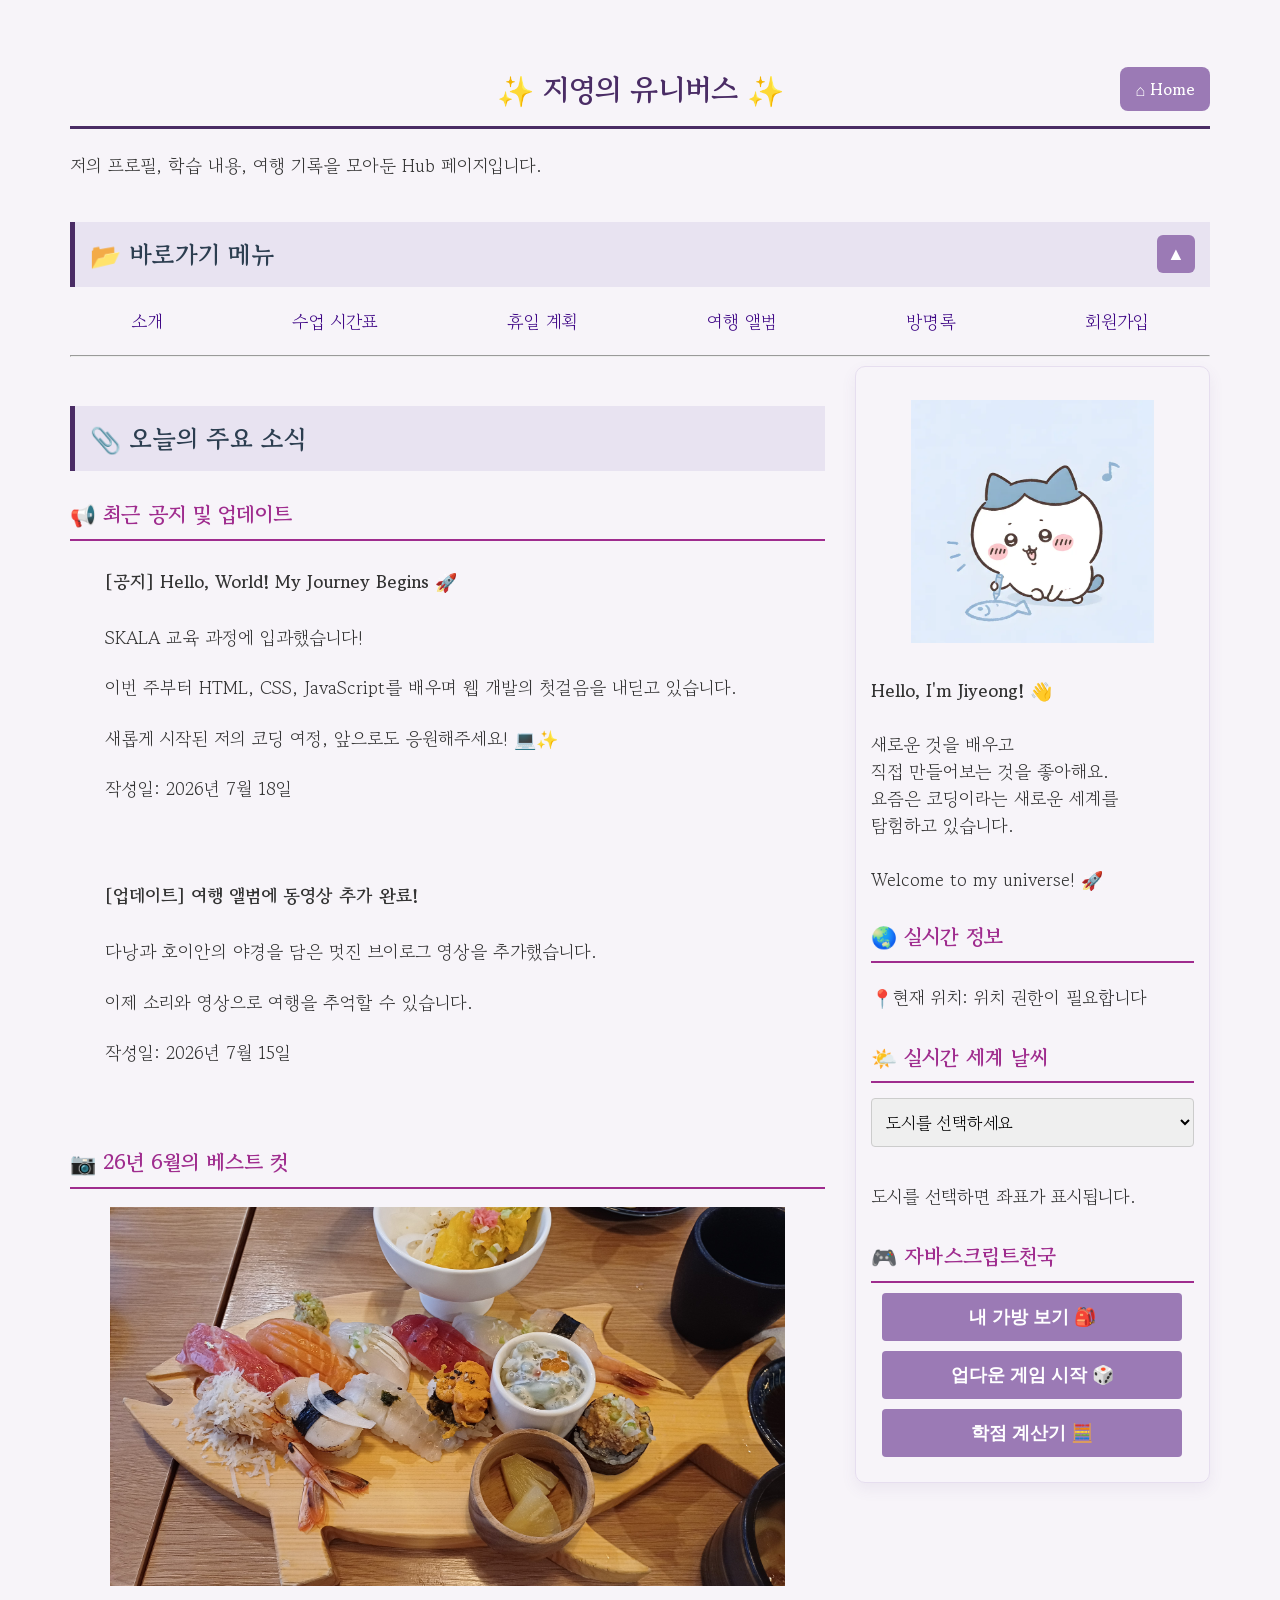
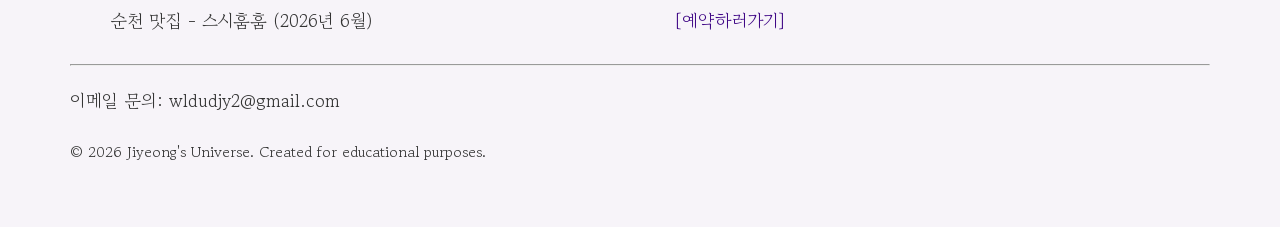
<file: html/index.html>
<!DOCTYPE html>
<html lang="ko">
<head>
    <meta charset="UTF-8">
     <meta name="viewport" content="width=device-width, initial-scale=1.0">
    <title>나의 개인 포털</title>
    <link rel="stylesheet" href="../css/style.css">
</head>
<body>
    <div class="container">
    <header>
        <h1 class="rainbow-title">✨ 지영의 유니버스 ✨ <a href="index.html" class="home-button">⌂ Home</a></h1>
        <p>저의 프로필, 학습 내용, 여행 기록을 모아둔 Hub 페이지입니다.</p>
    </header>
    <nav class="shortcut-nav">
        <h2 class="nav-title">
            📂 바로가기 메뉴
            <button type="button" class="nav-toggle" aria-expanded="true" aria-controls="shortcut-menu">▼</button>
        </h2>
        <ul id="shortcut-menu">
            <li><a href="myProfile.html">소개</a></li>
            <li><a href="myClass.html">수업 시간표</a></li>
            <li><a href="myHoliday.html">휴일 계획</a></li>
            <li><a href="myTrip.html">여행 앨범</a></li>
            <li><a href="GuestBook.html">방명록</a></li>
            <li><a href="signUp.html">회원가입</a></li>
        </ul>
    </nav>
    <hr>

    <div class="content-wrapper">
        <main>    
            <h2>📎 오늘의 주요 소식</h2>

        <section> 
            <h3>📢 최근 공지 및 업데이트</h3>
            <article>
                <h4>[공지] Hello, World! My Journey Begins 🚀</h4>
                <p>SKALA 교육 과정에 입과했습니다!</p>
                <p>이번 주부터 HTML, CSS, JavaScript를 배우며 웹 개발의 첫걸음을 내딛고 있습니다.</p>
                <p>새롭게 시작된 저의 코딩 여정, 앞으로도 응원해주세요! 💻✨</p>
                <p>작성일: <time datetime="2026-07-18">2026년 7월 18일</time></p>

                <br>

                <h4> [업데이트] 여행 앨범에 동영상 추가 완료!</h4>
                <p>다낭과 호이안의 야경을 담은 멋진 브이로그 영상을 추가했습니다.</p>
                <p>이제 소리와 영상으로 여행을 추억할 수 있습니다.</p>
                <p>작성일: <time datetime="2026-07-15">2026년 7월 15일</time></p>
            </article>
        </section>
        <br>
        <section>
            <h3>📷 26년 6월의 베스트 컷</h3>
            <figure>
                <img src="../media/image4.jpg" alt="순천맛집_스스훔훔" width="450" style="margin-bottom: 10px;">
                <figcaption class="caption-link-row">
                    <span>순천 맛집 - 스시훔훔 (2026년 6월)</span>
                    <a href="https://map.naver.com/p/entry/place/1704355269?lng=127.5482881&lat=34.9224525&placePath=%2Fhome&entry=plt&searchType=place&c=15.00,0,0,0,dh" target="_blank" rel="noopener noreferrer">[예약하러가기]</a>
                </figcaption>
            </figure>
        </section>
        </main>

        <aside>
            <section style="line-height: 1.5;">
            <figure>
                <img src="../media/profile.PNG" alt="프로필이미지" style="margin-bottom: 10px;">
            </figure>
                <p>
                <strong>Hello, I'm Jiyeong! 👋</strong><br><br>
                새로운 것을 배우고<br>
                직접 만들어보는 것을 좋아해요.<br>
                요즘은 코딩이라는 새로운 세계를<br>
                탐험하고 있습니다.<br><br>
                Welcome to my universe! 🚀
                </p>
            </section>
            <section>
                <h3>🌏 실시간 정보</h3>
                <p>📍현재 위치: <span id="current-location">위치 확인 중...</span></p>
            </section>
                
            <section>
                <h3>🌤️ 실시간 세계 날씨</h3>
                <select id="city-select">
                    <option value="none">도시를 선택하세요</option>
                    <option value="37.56,126.97">대한민국 서울 🇰🇷</option>
                    <option value="35.67,139.65">일본 도쿄 🇯🇵</option>
                    <option value="48.85,2.35">프랑스 파리 🇫🇷</option>
                    <option value="40.71,-74.01">미국 뉴욕 US</option>
                    <option value="51.51,-0.13">영국 런던 UK</option>
                </select>
                <div id="weather-box">
                    <p>도시를 선택하면 좌표가 표시됩니다.</p>
                </div>
            </section>
            <section class="game-area">
                <h3>🎮 자바스크립트천국</h3>
                <button class="btn-submit" onclick="showMyBag()">내 가방 보기 🎒</button>
                <button class="btn-submit" onclick="startGame()">업다운 게임 시작 🎲</button>
                <button class="btn-submit" onclick="checkGrade()">학점 계산기 🧮</button>
            </section>
        </aside>
        </div>

        <hr>
        <footer>
            <p>이메일 문의: wldudjy2@gmail.com</p>
            <p><small>© 2026 Jiyeong's Universe. Created for educational purposes.</small></p>
        </footer>
</div>
<script src="../script/bag.js"></script>
<script src="../script/upDown.js"></script>
<script src="../script/grade.js"></script>
<script src="../script/navToggle.js"></script>
<script src="../script/currentLocation.js"></script>
<script type="module" src="../script/realtimeInfo.js"></script>    
</body>
</html>
</file>
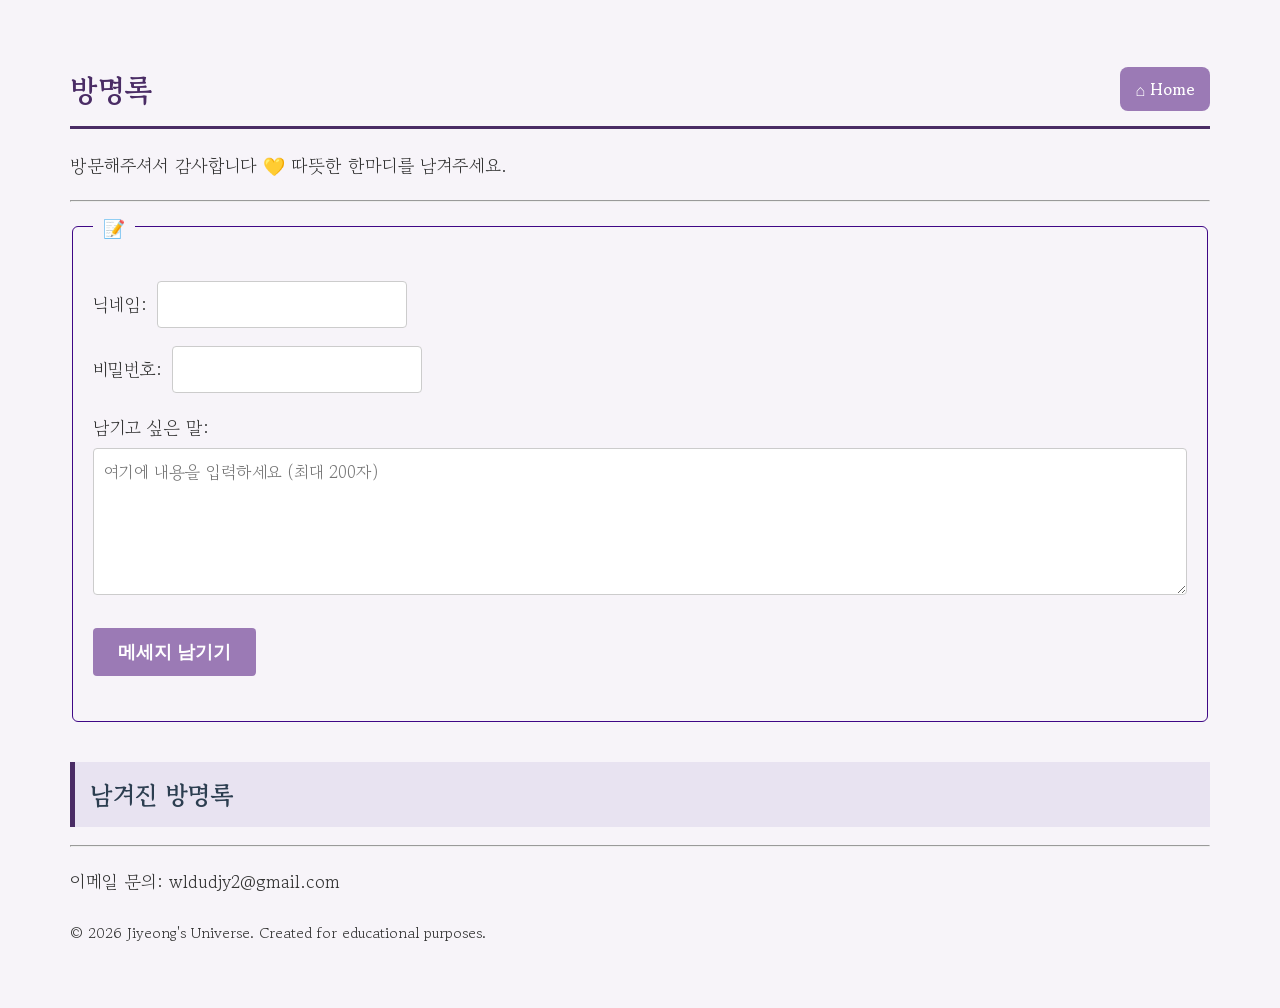
<file: html/GuestBook.html>
<!DOCTYPE html>
<html lang="ko">
<head>
    <meta charset="UTF-8">
    <meta name="viewport" content="width=device-width, initial-scale=1.0">
    <title>💌 방명록</title>
    <link rel="stylesheet" href="../css/style.css">
</head>
<body>
 <div class="container">

        <h1>방명록<a href="index.html" class="home-button">⌂ Home</a></h1>
        <p>방문해주셔서 감사합니다 💛 따뜻한 한마디를 남겨주세요.</p>
        <hr>

    <form id="guestbook-form">
        <fieldset>
            <legend>📝</legend>
            <p class="guest-input-row">
                <label for="username">닉네임:</label>
                <input type="text" id="username" name="username" required>
            </p>
            <p class="guest-input-row"> 
                <label for="userpassword">비밀번호:</label>
                <input type="password" id="userpassword" name="userpassword" required>
            </p>
            <p>
                <label for="message">남기고 싶은 말:</label><br>
                <textarea id="message" name="intro" rows="5" cols="50" required placeholder="여기에 내용을 입력하세요 (최대 200자)"></textarea>
            </p>

            <input type="submit" class="btn-submit guest-submit" value="메세지 남기기">
        </fieldset>
    </form>

    <section class="guestbook-area">
        <h2>남겨진 방명록</h2>
        <ul id="guestbook-list"></ul>
    </section>
    <hr>
    <footer>
        <p>이메일 문의: wldudjy2@gmail.com</p>
        <p><small>© 2026 Jiyeong's Universe. Created for educational purposes.</small></p>
    </footer>
 </div>
 <script src="../script/guestBook.js"></script>
</body>
</html>
</file>
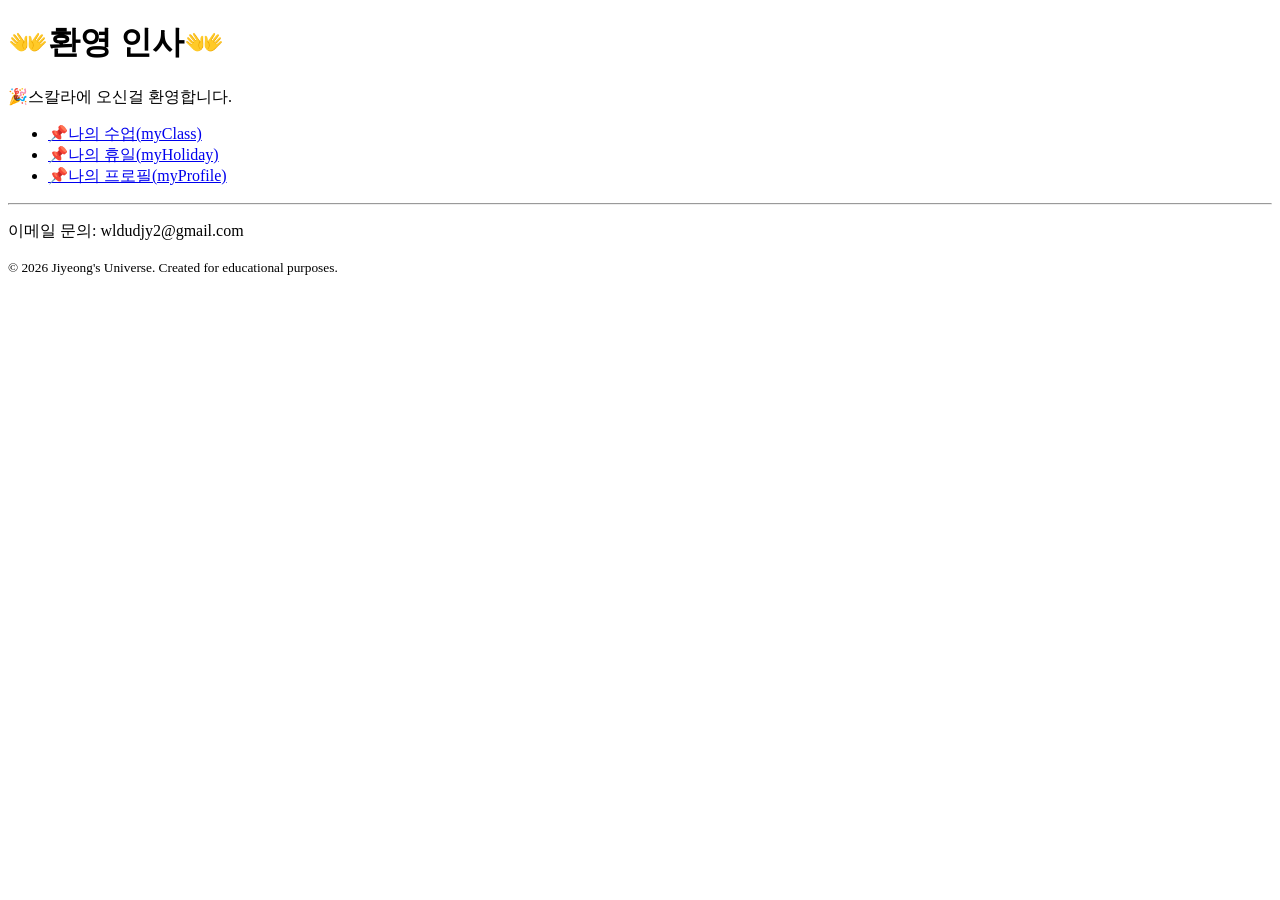
<file: html/indexOld.html>
<!DOCTYPE html>
<html lang="ko">
<head>
    <meta charset="UTF-8">
     <meta name="viewport" content="width=device-width, initial-scale=1.0">
    <title>Welcome SKALA</title>
</head>
<body>
    <h1>👐환영 인사👐</h1>
    <p>🎉스칼라에 오신걸 환영합니다.</p>
    <ul>
        <li><a href="http://127.0.0.1:5500/html/myClass.html">📌나의 수업(myClass)</a></li>
        <li><a href="http://127.0.0.1:5500/html/myHoliday.html">📌나의 휴일(myHoliday)</a></li>
        <li><a href="http://127.0.0.1:5500/html/myProfile.html">📌나의 프로필(myProfile)</a></li>
    </ul> 
    <hr>
    <footer>
        <p>이메일 문의: wldudjy2@gmail.com</p>
        <p><small>© 2026 Jiyeong's Universe. Created for educational purposes.</small></p>
    </footer>
</body>
</html>
</file>
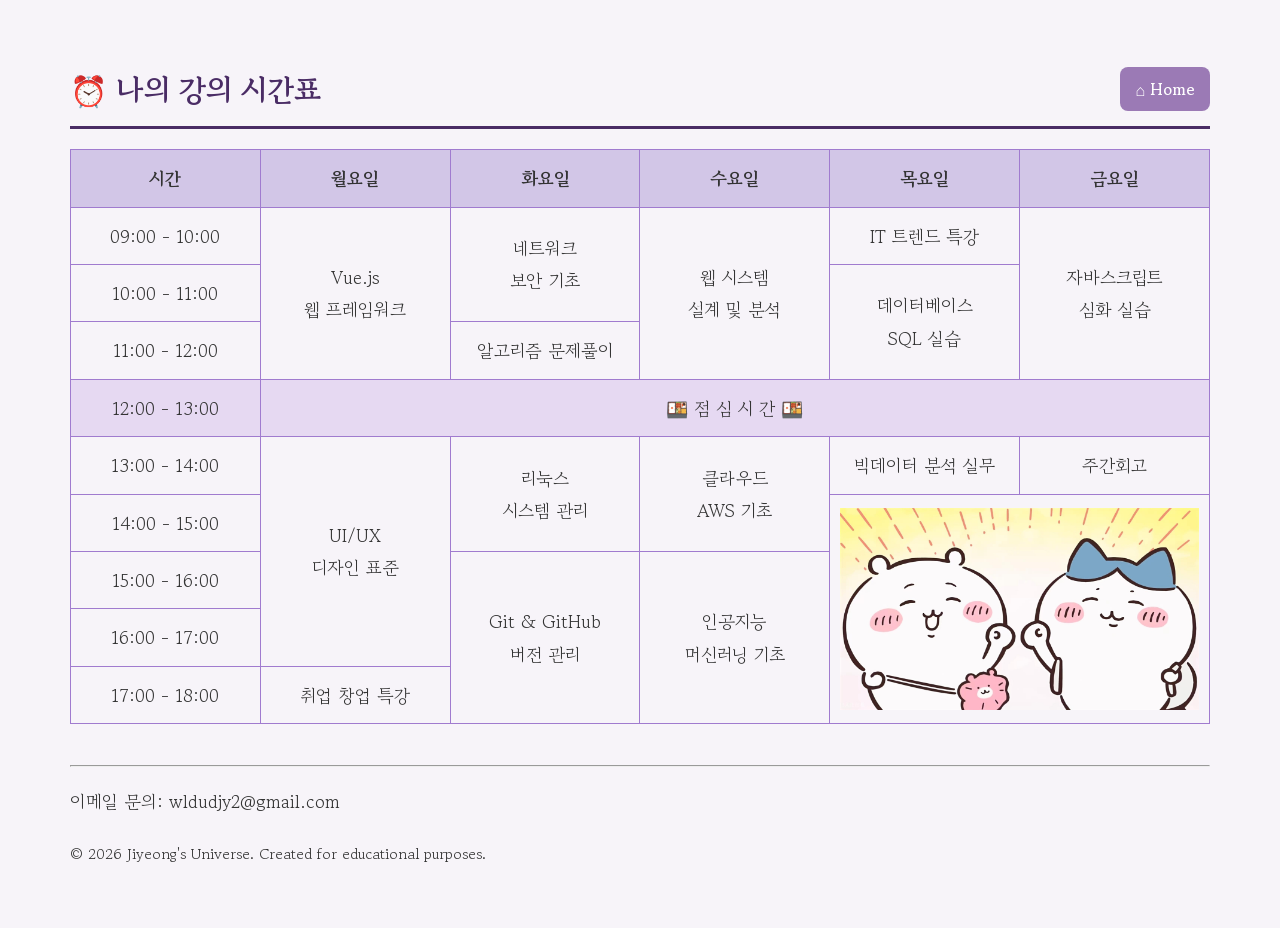
<file: html/myClass.html>
<!DOCTYPE html>
<html lang="ko">
<head>
    <meta charset="UTF-8">
    <meta name="viewport" content="width=device-width, initial-scale=1.0">
    <title>강의 시간표</title>
    <link rel="stylesheet" href="../css/style.css">
</head>
<body>
    <div class="container">
    <h1> ⏰ 나의 강의 시간표 <a href="index.html" class="home-button">⌂ Home</a> </h1>
    
    <table border="1" cellpadding="7" cellspacing="0">

        <thead>
            <tr>
                <th>시간</th>
                <th>월요일</th>
                <th>화요일</th>
                <th>수요일</th>
                <th>목요일</th>
                <th>금요일</th>
            </tr>
        </thead>

        <tbody>
            <tr>
                <td>09:00 - 10:00</td>
                <td rowspan="3">Vue.js<br>웹 프레임워크</td>
                <td rowspan="2">네트워크<br>보안 기초</td>
                <td rowspan="3">웹 시스템<br>설계 및 분석</td>
                <td>IT 트렌드 특강</td>
                <td rowspan="3">자바스크립트<br>심화 실습</td>
            </tr>
            <tr>
                <td>10:00 - 11:00</td>
                <td rowspan="2">데이터베이스<br>SQL 실습</td>
            </tr>
            <tr>
                <td>11:00 - 12:00</td>
                <td>알고리즘 문제풀이</td>
            </tr>
                
            <tr align="center" bgcolor="#e6d9f2">
                <td>12:00 - 13:00</td>
                <td colspan="5">🍱 점 심 시 간 🍱</td>
            </tr>
                
            <tr>
                <td>13:00 - 14:00</td>
                <td rowspan="4">UI/UX<br>디자인 표준</td>
                <td rowspan="2">리눅스<br>시스템 관리</td>
                <td rowspan="2">클라우드<br>AWS 기초</td>
                <td>빅데이터 분석 실무</td>
                <td>주간회고</td>
            </tr>
            <tr>
                <td>14:00 - 15:00</td>
                <td rowspan="4" colspan="2" class="schedule-image-cell">
                    <img src="../media/study.jpeg" alt="스터디" class="schedule-image">
                </td>
            </tr>
            <tr>
                <td>15:00 - 16:00</td>
                <td rowspan="3">Git & GitHub<br>버전 관리</td>
                <td rowspan="3">인공지능<br>머신러닝 기초</td>
            </tr>
            <tr>
                <td>16:00 - 17:00</td>
            </tr>
            <tr>
                <td>17:00 - 18:00</td>
                <td>취업 창업 특강</td>
            </tr>
        </tbody>
    </table>
    <br>
        <hr>
        <footer>
            <p>이메일 문의: wldudjy2@gmail.com</p>
            <p><small>© 2026 Jiyeong's Universe. Created for educational purposes.</small></p>
        </footer>
    </div>
</body>
</html>
</file>
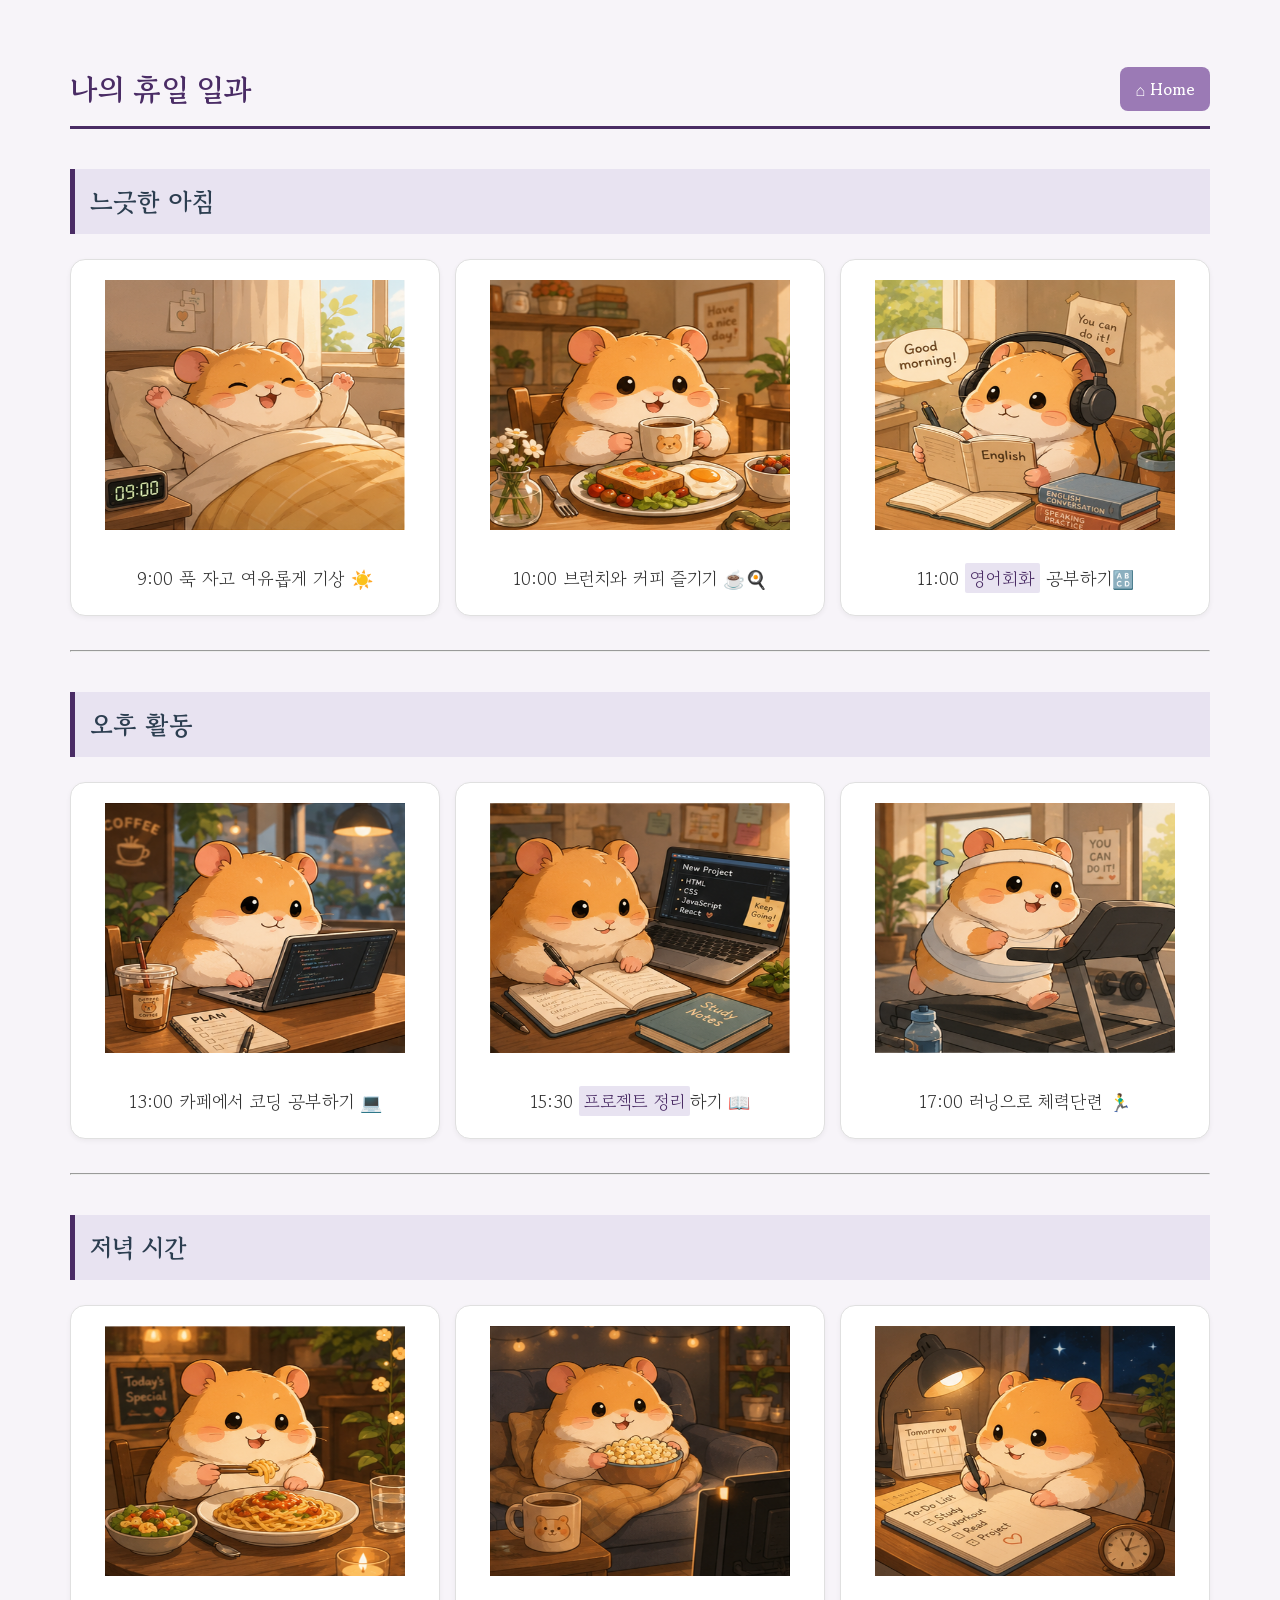
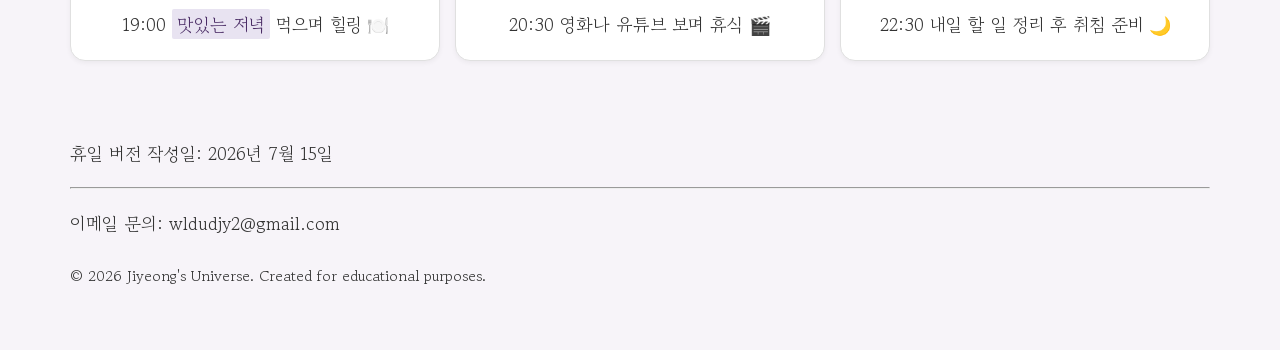
<file: html/myHoliday.html>
<!DOCTYPE html>
<html lang="ko">
<head>
    <meta charset="UTF-8">
     <meta name="viewport" content="width=device-width, initial-scale=1.0">
    <title>🎉 나의 휴일 일과</title>
    <link rel="stylesheet" href="../css/style.css">
</head>
<Body>
    <div class="container">
        <h1> 나의 휴일 일과 <a href="index.html" class="home-button">⌂ Home</a></h1>
    
        <h2> 느긋한 아침 </h2>
        <div class="media-grid-container" style="text-align: center;">
            <div class="media-card">
                <img src="../media/morning1.png" alt="9:00 푹 자고 여유롭게 기상" width="300" height="300"><br>9:00 푹 자고 여유롭게 기상 ☀️
            </div>
            <div class="media-card">
                <img src="../media/morning2.png" alt="10:00 브런치와 커피 즐기기" width="300" height="300"><br>10:00 브런치와 커피 즐기기 ☕🍳
            </div>
            <div class="media-card">
                <img src="../media/morning3.png" alt="11:00 영어회화 공부하기" width="300" height="300"><br>11:00 <mark>영어회화</mark> 공부하기🔠
            </div>
        </div>
    
        <hr>
    
        <h2> 오후 활동</h2>
        <div class="media-grid-container" style="text-align: center;">
            <div class="media-card">
                <img src="../media/day1.png" alt="13:00 카페에서 코딩 공부하기" width="300" height="300"><br>13:00 카페에서 코딩 공부하기 💻
            </div>
            <div class="media-card">
                <img src="../media/day2.png" alt="15:30 프로젝트 정리하기" width="300" height="300"><br>15:30 <mark>프로젝트 정리</mark>하기 📖
            </div>
            <div class="media-card">
                <img src="../media/day3.png" alt="17:00 러닝으로 체력단련" width="300" height="300"><br>17:00 러닝으로 체력단련 🏃‍♂️
            </div>
        </div>
    
        <hr>
    
        <h2> 저녁 시간 </h2>
        <div class="media-grid-container" style="text-align: center;">
            <div class="media-card">
                <img src="../media/night1.png" alt="19:00 맛있는 저녁 먹으며 힐링" width="300" height="300"><br>19:00 <mark>맛있는 저녁</mark> 먹으며 힐링 🍽️
            </div>
            <div class="media-card">
                <img src="../media/night2.png" alt="20:30 영화나 유튜브 보며 휴식" width="300" height="300"><br>20:30 영화나 유튜브 보며 휴식 🎬
            </div>
            <div class="media-card">
                <img src="../media/night3.png" alt="22:30 내일 할 일 정리 후 취침 준비" width="300" height="300"><br>22:30 내일 할 일 정리 후 취침 준비 🌙
            </div>
        </div>
    
        <br>
        <p> 휴일 버전 작성일: 2026년 7월 15일</p>
        <hr>
        <footer>
            <p>이메일 문의: wldudjy2@gmail.com</p>
            <p><small>© 2026 Jiyeong's Universe. Created for educational purposes.</small></p>
        </footer>
    </div>
</Body>
</html>
</file>
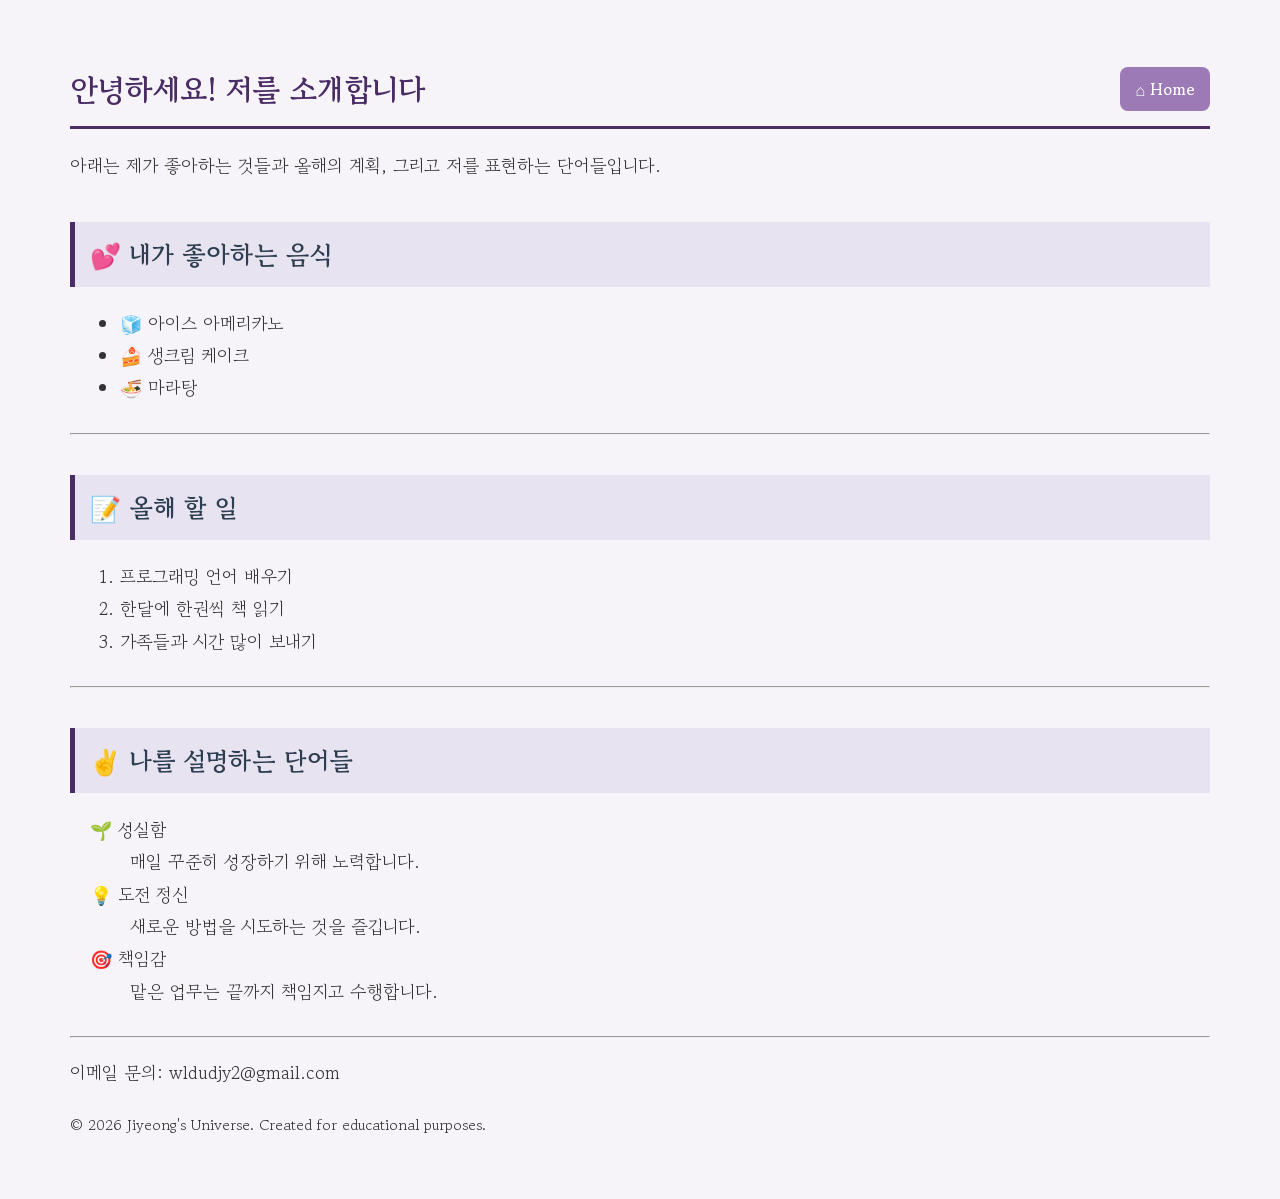
<file: html/myProfile.html>
<!DOCTYPE html>
<html lang="ko">
<head>
    <meta charset="UTF-8">
    <meta name="viewport" content="width=device-width, initial-scale=1.0">
    <title>나의 프로필</title>
    <link rel="stylesheet" href="../css/style.css">
</head>
<body>
    <div class="container profile-page">
        <h1>안녕하세요! 저를 소개합니다 <a href="index.html" class="home-button">⌂ Home</a></h1>
        <p>아래는 제가 좋아하는 것들과 올해의 계획, 그리고 저를 표현하는 단어들입니다.</p>

        <h2>💕 내가 좋아하는 음식</h2>
        <ul style="padding-left: 50px;">
            <li>🧊 아이스 아메리카노</li>
            <li>🍰 생크림 케이크</li>
            <li>🍜 마라탕</li>
        </ul>

    <hr>
    
        <h2>📝 올해 할 일</h2>
        <ol style="padding-left: 50px;">
            <li>프로그래밍 언어 배우기</li>
            <li>한달에 한권씩 책 읽기</li>
            <li>가족들과 시간 많이 보내기</li>
        </ol>
   
    <hr>
    
        <h2>✌️ 나를 설명하는 단어들</h2>
        <dl>
            <dt>🌱 성실함</dt>
            <dd>매일 꾸준히 성장하기 위해 노력합니다.</dd>
        
            <dt>💡 도전 정신</dt>
            <dd>새로운 방법을 시도하는 것을 즐깁니다.</dd>
        
            <dt>🎯 책임감</dt>
            <dd>맡은 업무는 끝까지 책임지고 수행합니다.</dd>
        </dl>
        <hr>
        <footer>
            <p>이메일 문의: wldudjy2@gmail.com</p>
            <p><small>© 2026 Jiyeong's Universe. Created for educational purposes.</small></p>
        </footer>
    </div>
</body>
</html>
</file>
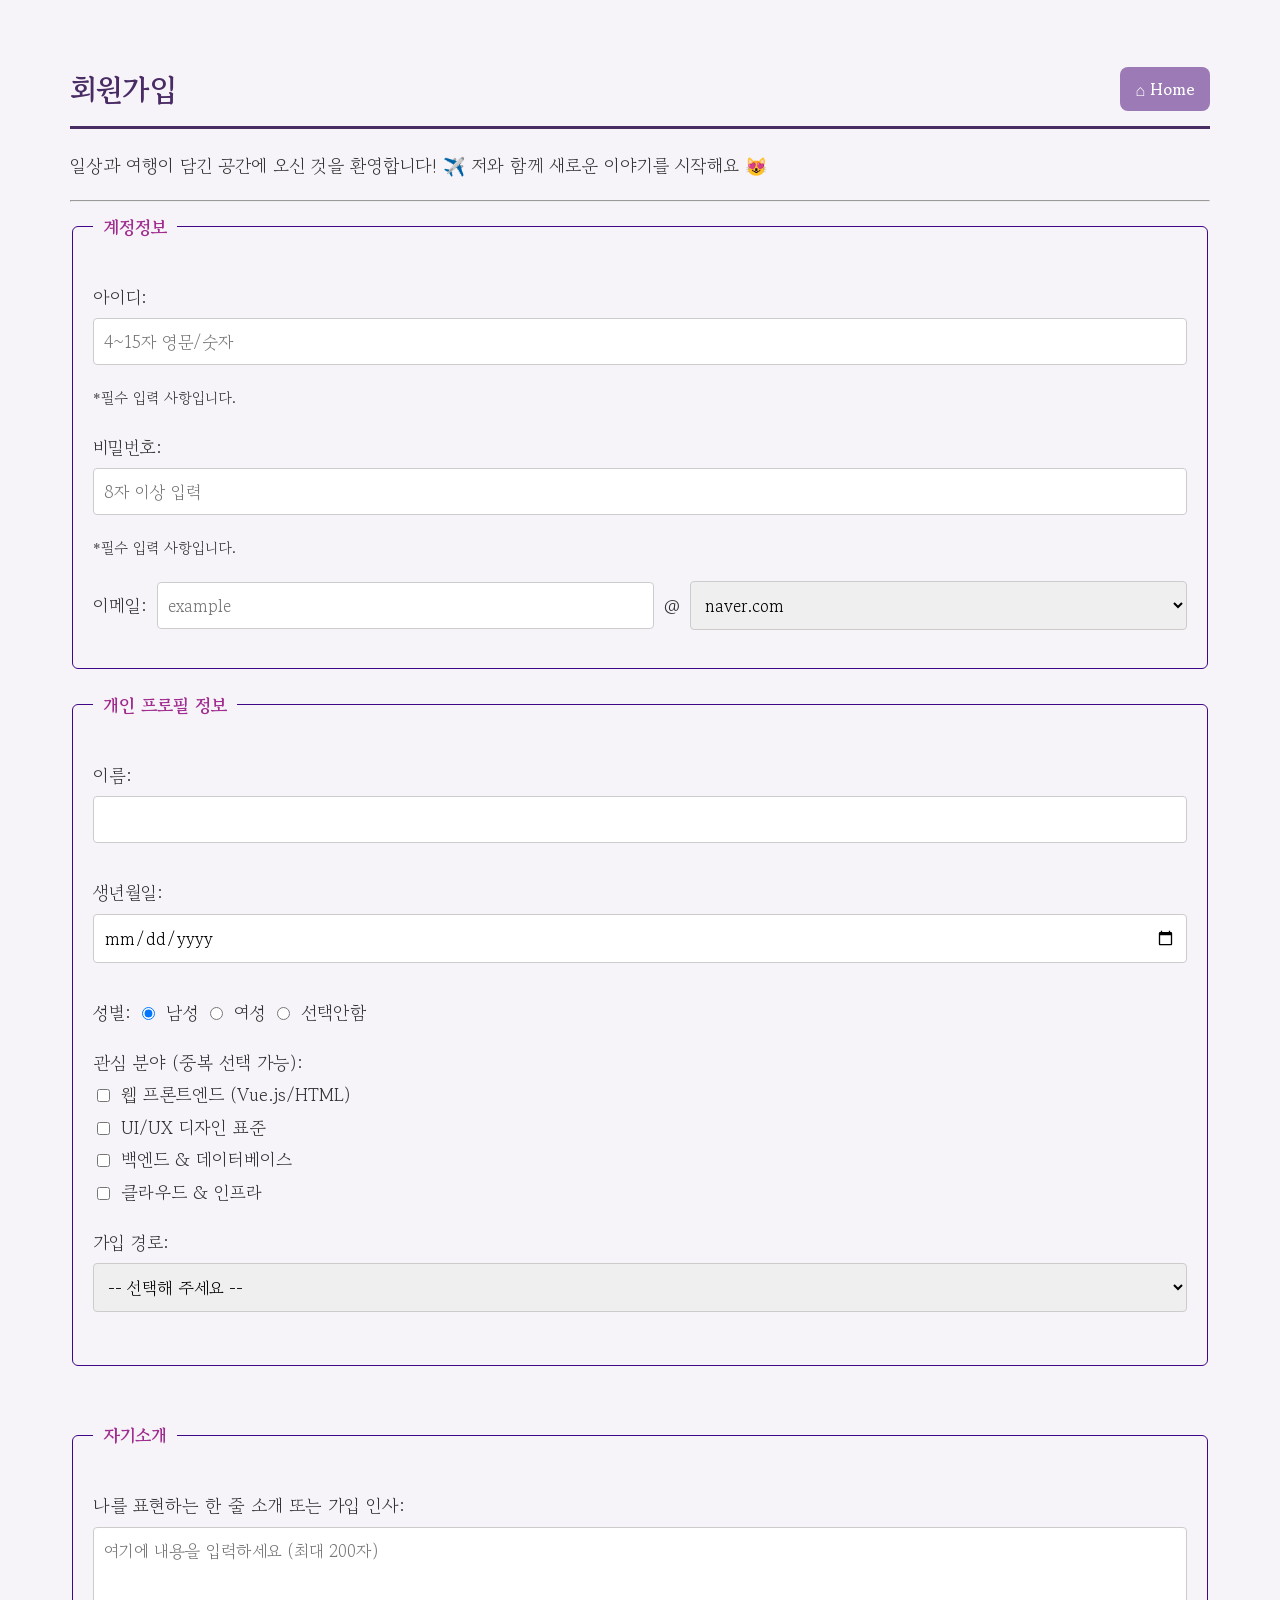
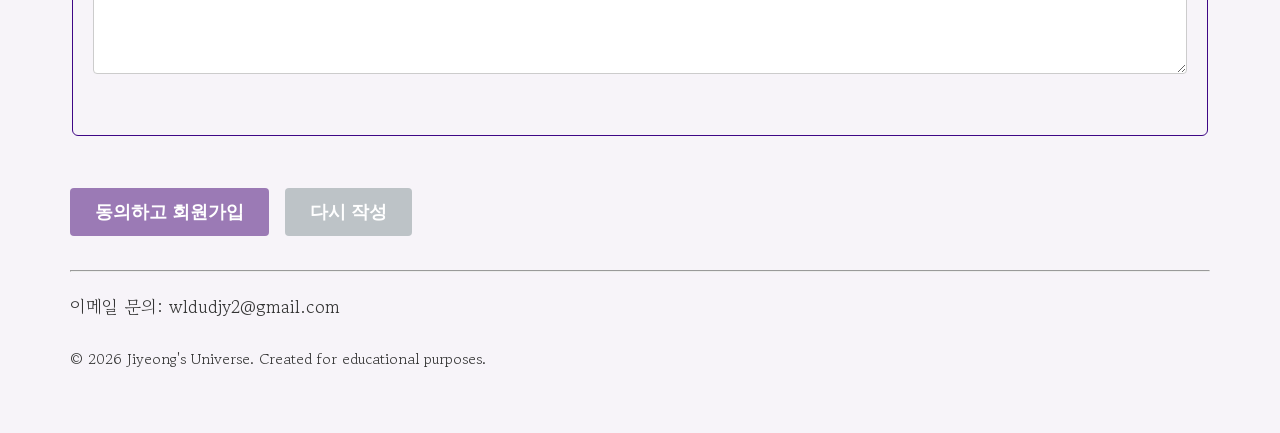
<file: html/signUp.html>
<!DOCTYPE html>
<html lang="ko">
<head>
    <meta charset="UTF-8">
    <meta name="viewport" content="width=device-width, initial-scale=1.0">
    <title>✒️ 회원가입</title>
    <link rel="stylesheet" href="../css/style.css">
</head>
<body>
    <div class="container">

        <h1>회원가입<a href="index.html" class="home-button">⌂ Home</a></h1>
        <p>일상과 여행이 담긴 공간에 오신 것을 환영합니다! ✈️ 저와 함께 새로운 이야기를 시작해요 😻</p>
        <hr>

    <form action="signUPResult.html" method="get">
    <fieldset>
        <legend>계정정보</legend>
        <p>
            <label for="username">아이디:</label>
            <input type="text" id="username" name="username" minlength="4" maxlength="15" required placeholder="4~15자 영문/숫자">
        <small>*필수 입력 사항입니다.</small>
        </P>
        <P> 
            <label for="userpassword">비밀번호:</label>
            <input type="password" id="userpassword" name="userpassword" minlength="8" required placeholder="8자 이상 입력">
            <small>*필수 입력 사항입니다.</small>
        </P>
        <p class="email-input-row">
            <label for="userEmail">이메일: </label>
            <input type="text" id="userEmail" name="userEmail" placeholder="example">
            <span>@</span>
            <select name="emailDomain" id="emailDomain">
                    <option value="naver.com">naver.com</option>
                    <option value="gmail.com">gmail.com</option>
                    <option value="daum.net">daum.net</option>
                    <option value="hanmail.net">hanmail.net</option>
                    <option value="direct">직접 입력</option>
            </select>
        </p>
    </fieldset>
    <fieldset>
            <legend>개인 프로필 정보</legend>
            <p>
                <label for="userName">이름: </label>
                <input type="text" id="userName" name="userName" required>
            </p>
            <p>
                <label for="userBirth">생년월일: </label>
                <input type="date" id="userBirth" name="userBirth">
            </p>
            <p>
                성별: 
                <label><input type="radio" name="gender" value="male" checked> 남성</label>
                <label><input type="radio" name="gender" value="female"> 여성</label>
                <label><input type="radio" name="gender" value="none"> 선택안함</label>
            </p>
            <p>
                관심 분야 (중복 선택 가능): <br>
                <label><input type="checkbox" name="interest" value="frontend"> 웹 프론트엔드 (Vue.js/HTML)</label><br>
                <label><input type="checkbox" name="interest" value="uiux"> UI/UX 디자인 표준</label><br>
                <label><input type="checkbox" name="interest" value="backend"> 백엔드 & 데이터베이스</label><br>
                <label><input type="checkbox" name="interest" value="devops"> 클라우드 & 인프라</label>
            </p>
            
            <p>
                <label for="joinPath">가입 경로: </label>
                <select id="joinPath" name="joinPath">
                    <option value="" disabled selected>-- 선택해 주세요 --</option>
                    <option value="search">인터넷 검색</option>
                    <option value="friend">지인 추천</option>
                    <option value="sns">SNS 광고</option>
                    <option value="etc">기타</option>
                </select>
            </p>
        </fieldset>

        <br>

        <fieldset>
            <legend>자기소개</legend>
            <p>
                <label for="intro">나를 표현하는 한 줄 소개 또는 가입 인사:</label><br>
                <textarea id="intro" name="intro" rows="5" cols="50" placeholder="여기에 내용을 입력하세요 (최대 200자)"></textarea>
            </p>
        </fieldset>

        <br>

        <input type="submit" class="btn-submit" value="동의하고 회원가입">
        <input type="reset" class="btn-reset" value="다시 작성">

    </form>
        <hr>
        <footer>
            <p>이메일 문의: wldudjy2@gmail.com</p>
            <p><small>© 2026 Jiyeong's Universe. Created for educational purposes.</small></p>
        </footer>
    </div>
</body>
</html>
</file>
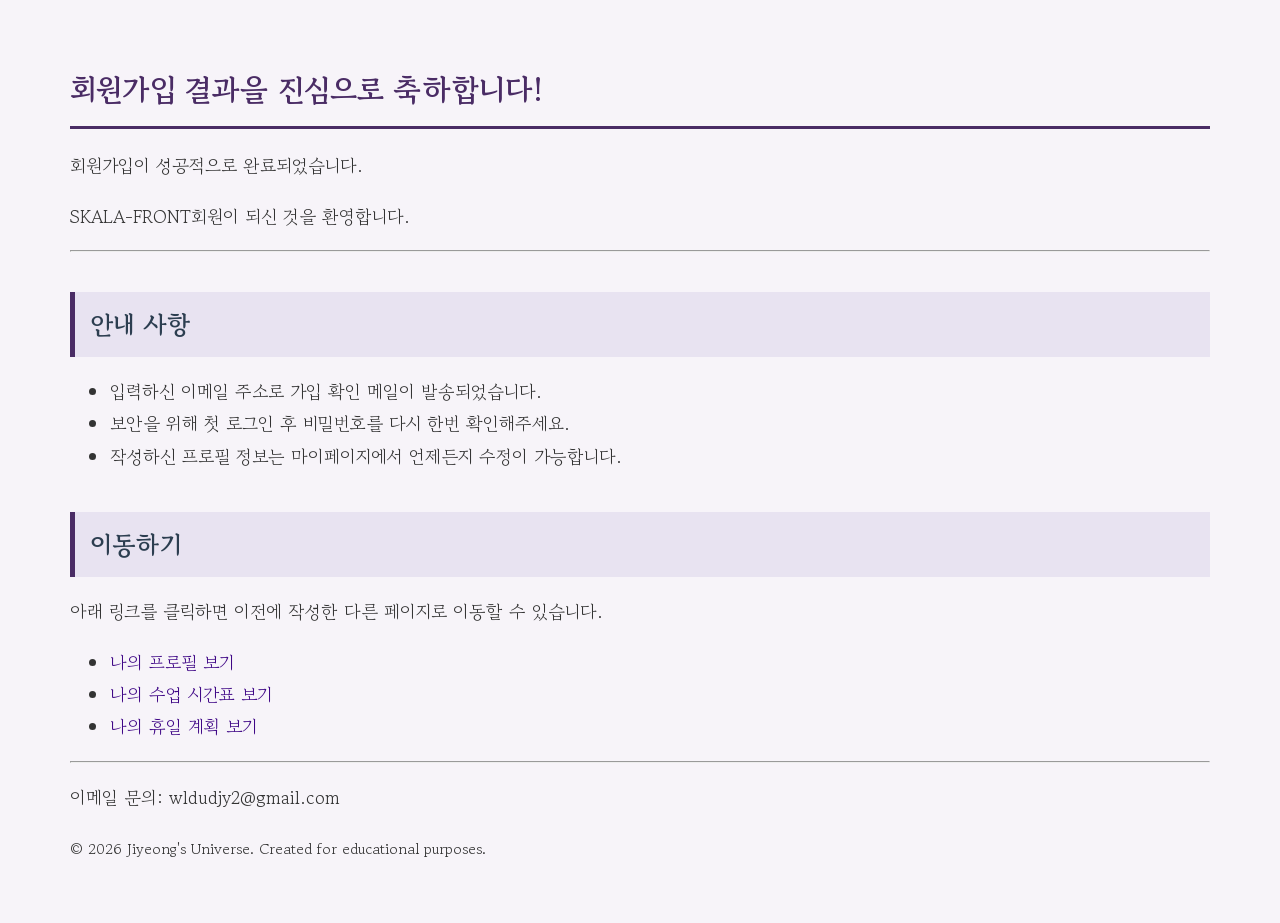
<file: html/signUPResult.html>
<!DOCTYPE html>
<html lang="ko">
<head>
    <meta charset="UTF-8">
    <meta name="viewport" content="width=device-width, initial-scale=1.0">
    <title>회원가입 결과</title>
    <link rel="stylesheet" href="../css/style.css">
</head>
<body>
    <div class="container">
        <h1>회원가입 결과을 진심으로 축하합니다!</h1>
            <p>회원가입이 성공적으로 완료되었습니다.</p>
            <P>SKALA-FRONT회원이 되신 것을 환영합니다.</P>
    <hr>
        <h2>안내 사항</h2>
        <ul>
            <li>입력하신 이메일 주소로 가입 확인 메일이 발송되었습니다.</li>
            <li>보안을 위해 첫 로그인 후 비밀번호를 다시 한번 확인해주세요.</li>
            <li>작성하신 프로필 정보는 마이페이지에서 언제든지 수정이 가능합니다.</li>
        </ul> 

        <h2>이동하기</h2>
            <p>아래 링크를 클릭하면 이전에 작성한 다른 페이지로 이동할 수 있습니다.</p>
            <ul>
                <li><a href="myProfile.html">나의 프로필 보기</a></li>
                <li><a href="myClass.html">나의 수업 시간표 보기</a></li>
                <li><a href="myHoliday.html">나의 휴일 계획 보기</a></li> 
            </ul>
        <hr>
        <footer>
            <p>이메일 문의: wldudjy2@gmail.com</p>
            <p><small>© 2026 Jiyeong's Universe. Created for educational purposes.</small></p>
        </footer>
    </div>
</body>
</html>
</file>
<file: css/style.css>
@import url('https://fonts.googleapis.com/css2?family=Gowun+Batang:wght@400;700&display=swap');

body {
    font-family: 'Gowun Batang', serif;
    font-weight: 400;
    line-height: 1.8;                  
    color: #333333;                  
    background-color: #f7f4f9;       
    font-size: 18px;
}

article {
    padding-left: 35px;
}

mark {
    background-color: #e8e3f1;
    color: #4A2C65;
    padding: 2px 5px;
    border-radius: 2px;
}

.home-button{
    background-color:#9B7AB5;
    color:white;
    padding:8px 15px;
    border-radius:8px;
    text-decoration:none;
    font-size:16px;
    transition: background-color 0.2s ease, color 0.2s ease;
}

.home-button:hover{
    background:none;
    background-color:#6A4F8A;
}

h1 {
    display: flex;
    align-items: center;
    justify-content: space-between;
    gap: 15px;
    color: #4A2C65;         /* 짙은 보라색 포인트 컬러 */
    font-size: 30px;           /* 글자 크기 */
    padding-bottom: 10px;     /* 밑줄과 글자 사이의 여백 */
    border-bottom: 3px solid #4A2C65; /* 제목 아래에 도톰한 메인 컬러 선 추가 */
}

.rainbow-title {
    justify-content: center;
    position: relative;
    animation: rainbowText 4s linear infinite;
}

.rainbow-title .home-button {
    position: absolute;
    right: 0;
}

@keyframes rainbowText {
    0% {
        color: #e63946;
    }
    20% {
        color: #f77f00;
    }
    40% {
        color: #2a9d8f;
    }
    60% {
        color: #457b9d;
    }
    80% {
        color: #7b2cbf;
    }
    100% {
        color: #e63946;
    }
}

h2 {
    color: #2c3e50;             /* 메인 남색 적용 */
    font-size: 25px;           /* h1보다 조금 작은 크기 */
    background-color: #e8e3f1;  /* 밝은 보라색 배경색으로 한 줄을 채움 */
    padding: 10px 15px;         /* 박스 내부 여백 (상하 10px, 좌우 15px) */
    border-left: 5px solid #4A2C65; /* 왼쪽에 포인트가 되는 보라색 두꺼운 선 추가 */
    margin-top: 40px;           /* 위쪽 콘텐츠와 충분한 거리 확보 */
    margin-bottom: 15px;        /* 아래쪽 콘텐츠와의 간격 */
}

.profile-page ul,
.profile-page ol,
.profile-page dl {
    padding: 20px 20px;
    margin: 0px;
    transition: background-color 0.2s ease;
}

.profile-page h2 {
    margin-bottom: 0;
}

.profile-page ul:hover,
.profile-page ol:hover,
.profile-page dl:hover {
    background-color: #ffffff;
}

h3 {
    color: #9f2c8e;             /* 포인트 자주색 적용 */
    font-size: 21px;           /* 본문보다 약간 큰 크기 */
    padding-bottom: 5px;        /* 밑줄과의 간격 */
    border-bottom: 2px solid #9f2c8e; /* 아래쪽에 깔끔한 실선 추가 */
    margin-top: 25px;
    margin-bottom: 10px;
}

a {
    color: #3f0786;         /* 링크는 선명한 보라색 */
    text-decoration: none;  /* 밑줄 제거하여 깔끔하게 처리 */
}

a:hover {
    text-decoration: underline;
}

* {
    box-sizing: border-box;
}

.container {
    max-width: 1200px;       
    margin: 12px auto;         /* 위아래 여백은 12px, 좌우는 알아서(auto) 채워 중앙 정렬 */
    padding: 30px;          /* 브라우저 가장자리에 딱 붙지 않도록 안쪽 여백 추가 */
}

.media-card {
    --card-rotate: 0deg;
    background-color: #ffffff;      /* 카드 배경은 깔끔한 흰색 */
    border: 1px solid #e0e0e0;      /* 연한 회색 테두리 선 */
    border-radius: 15px;             /* 모서리를 부드럽게 깎음 */
    padding: 20px;                  /* 카드 내부 테두리와 콘텐츠 사이의 두툼한 여백 */
    margin-bottom: 25px;            /* 카드와 카드 사이가 떨어지도록 바깥 아래 여백 추가 */
    
    
    /* 그림자 효과 효과 (선택 사항이지만 박스 모델의 입체감을 주기 좋습니다) */
    box-shadow: 0 2px 5px rgba(0,0,0,0.05); 

    /* 위치 변경(transform)과 그림자(box-shadow)가 변할 때 0.3초 동안 부드럽게 움직이도록 설정 */
    transition: transform 0.3s ease, box-shadow 0.3s ease;
    transform: rotate(var(--card-rotate));
}

.media-card:hover {
    transform: translateY(-8px) rotate(var(--card-rotate));     /* 카드를 Y축(위쪽) 방향으로 8px만큼 들어 올림 */
    box-shadow: 0 10px 20px rgba(0, 0, 0, 0.15); /* 그림자를 더 넓고 진하게 하여 공중 붕 뜬 입체감 부여 */
}

.left-card {
    --card-rotate: -2deg;
}

.right-card {
    --card-rotate: 2deg;
}

.media-grid-container {
    display: grid;                  /* 카드들을 가로로 나란히 배치 */
    grid-template-columns: repeat(3, 1fr); /* 세 개의 열로 나누기 */
    gap: 15px;                          /* 카드 사이의 간격을 일정하게 유지 */
    margin-top: 25px;                     /* 위쪽 콘텐츠와의 간격 */
}

/* 카드 내부의 이미지 조절 */
.media-card img {
    display: block;                 /* 이미지를 블록화하여 아래 글씨와 자연스럽게 줄바꿈 */
    margin-bottom: 2px;            /* 이미지와 아래 설명 글씨 사이의 여백 */
    max-width: 100%;                /* 이미지가 부모 박스 밖으로 삐져나가지 않게 방지 */
    height: 250px;
    margin: 0 auto;                 /* 이미지가 카드 안에서 중앙에 위치하도록 설정 */
}

#trip-map {
    width: 100%;
    height: 460px;
    margin: 25px 0;
    border: 1px solid #e0e0e0;
    border-radius: 8px;
}

.trip-marker {
    width: 16px;
    height: 16px;
    background-color: #e63946;
    border: 3px solid #ffffff;
    border-radius: 50%;
    box-shadow: 0 2px 8px rgba(0, 0, 0, 0.35);
}

.trip-popup {
    text-align: center;
}

.trip-popup strong {
    display: block;
    margin-bottom: 8px;
    color: #4A2C65;
    font-size: 16px;
}

.trip-popup img {
    display: block;
    width: 240px;
    height: 160px;
    object-fit: cover;
    border-radius: 6px;
}

figure img{
    width: 100%;
    height: auto;
    margin-bottom: 10px;
}

.caption-link-row {
    display: flex;
    justify-content: space-between;
    align-items: center;
    gap: 12px;
}

.caption-link-row a {
    flex-shrink: 0;
}

audio {
    display: block;
    margin: 0 auto;
}

video {
    display: block;
    width: 100%;
    max-width: 600px;
    height: auto;
}

/* 시간표 테이블 정돈 (myClass.html) */
table {
    width: 100%;                    /* 테이블이 부모 폭(800px)에 가득 차도록 설정 */
    table-layout: fixed;
    border-collapse: collapse;      /* HTML 특유의 겹치고 떨어져 있는 이중 테두리를 하나로 병합 */
    margin-top: 20px;
}

th, td {
    border: 1px solid #a07bcf;      /* 얇고 정돈된 테두리 */
    padding: 12px;                  /* 셀 내부 여백을 늘려 쾌적하게 텍스트 배치 */
    text-align: center;             /* 글자 중앙 정렬 */
}

th {
    background-color: #d2c6e7;      /* 헤더 영역 배경색 지정을 통한 구분 */
}

.schedule-image-cell {
    padding: 10px;
}

.schedule-image {
    display: block;
    width: 100%;
    height: 100%;
    max-height: 320px;
    object-fit: cover;
}


fieldset {
    border: 1px solid #3f0786;      /* 딱딱한 검은 선을 보라색으로 변경 */
    border-radius: 6px;             /* 모서리를 둥글게 처리 */
    padding: 20px;                  /* 그룹 상자 내부 여백을 두툼하게 설정 */
    margin-bottom: 20px;            /* fieldset끼리 서로 겹치지 않게 바깥 여백 추가 */
}

legend {
    font-weight: bold;              /* 그룹 제목은 두껍게 */
    color: #9f2c8e;                 /* 메인 자주색 적용 */
    padding: 0 10px;                /* 선과 글자가 붙지 않도록 좌우 여백 추가 */
}

fieldset:hover {
    background-color: rgba(253, 253, 254, 0.6);
}

/* 텍스트 입력창, 비밀번호창, 셀렉트 박스 일괄 디자인 (태그 및 속성 선택자 활용) */
input[type="text"],
input[type="password"],
input[type="email"],
input[type="date"],
select,
textarea {
    width: 100%;                    /* 입력창들을 부모 박스 가로 폭에 가득 차게 늘림 */
    padding: 10px;                  /* 글자가 입력되는 내부 여백을 늘려 쾌적하게 만듦 */
    margin-top: 5px;                /* label 글씨 바로 밑으로 내려오도록 위쪽 마진 추가 */
    margin-bottom: 15px;            /* 다음 항목과의 간격 벌리기 */
    border: 1px solid #cccccc;      /* 부드러운 테두리 선 */
    border-radius: 4px;             /* 입력창 모서리 깎기 */
    font-family: inherit;           /* body에 지정된 구글 폰트를 입력창 내부에도 상속 */
    font-size: 0.95em;
}

/* 라디오 버튼과 체크박스는 가로 폭 100%에서 제외 (중요!) */
input[type="radio"],
input[type="checkbox"] {
    width: auto;                    /* 동그라미/네모 상자가 거대해지는 것을 방지 */
    margin-right: 5px;              /* 우측 글씨와의 간격 확보 */
    cursor: pointer;                /* 마우스를 올렸을 때 손가락 모양으로 변경 */
}

/* 자기소개창(textarea) 크기 고정 */
textarea {
    resize: vertical;               /* 사용자가 가로로 늘려서 레이아웃이 깨지는 것을 방지 (세로만 조절 가능) */
    min-height: 120px;              /* 최소 높이 지정 */
}

/* 버튼 공통 스타일링 */
.btn-submit,
.btn-reset {
    padding: 12px 25px;             /* 버튼을 누르기 편하게 뚱뚱하게 만듦 */
    font-size: 1em;
    font-weight: bold;
    border: none;                   /* 기본 브라우저가 주는 투박한 테두리 제거 */
    border-radius: 4px;             /* 모서리 둥글게 */
    cursor: pointer;                /* 마우스 포인터 손가락 모양으로 */
    margin-right: 10px;             /* 버튼끼리 떨어지도록 우측 간격 추가 */
    margin-bottom: 25px;            /* 버튼과 아래쪽 콘텐츠 사이의 간격 */
    transition: all 0.2s ease;
}

/* 회원가입 버튼, 자바스크립트 천국 하위 버튼 개별 스타일 (메인 포인터 컬러) */
.btn-submit {
    background-color: #9B7AB5;      /* 메인 보라색 배경 */
    color: #ffffff;                 /* 글자색 흰색 */
}

.btn-submit:hover{    
    background:none;
    background-color:#6A4F8A;
}

aside .btn-submit {
    display: block;
    width: 100%;
    max-width: 300px;
    margin: 0 auto 10px;
    white-space: normal;
    overflow-wrap: anywhere;
}

/* 다시 작성 버튼 개별 스타일 (서브 회색 컬러) */
.btn-reset {
    background-color: #bdc3c7;      /* 차분한 회색 배경 */
    color: #ffffff;
}

.btn-reset:hover{
    background:none;
    background-color:#82878b;
}

/* 네비게이션 바 스타일링 */
nav ul {
    display: flex;
    list-style: none;
    gap: 20px;
    justify-content: space-between;
    padding: 0 45px;
}

.nav-title {
    display: flex;
    align-items: center;
    justify-content: space-between;
    gap: 12px;
}

.nav-toggle {
    display: inline-block;
    width: 38px;
    height: 38px;
    border: none;
    border-radius: 6px;
    background-color: #9B7AB5;
    color: #ffffff;
    font-size: 18px;
    font-weight: bold;
    cursor: pointer;
}

.nav-toggle:hover {
    background-color: #6A4F8A;
}

.shortcut-nav.is-collapsed ul {
    display: none;
}

nav a {
    padding: 8px 16px;
    border-radius: 4px;
    transition: background-color 0.3s ease, color 0.3s ease; /* 부드러운 변화 */
}

nav a:hover {
    background-color: #6A4F8A;
    color: #ffffff;
}

/** Flexbox로 메인 콘텐츠와 사이드바를 나란히 배치하기 **/ 
main {
    flex: 7;            /* 전체 공간 중 70%만큼의 비율을 차지 */
}
aside {
    flex: 3;            /* 전체 공간 중 30%만큼의 비율을 차지 */
    background-color: #908f9000; /* 사이드바 구분을 위해 연한 배경색 추가 */
    border-radius: 10px;
    border: 1px solid #E6DEEF;
    box-shadow: 0 6px 15px rgba(108, 74, 145, 0.08);
    padding: 15px;
}
aside h2 {
    margin-top: 25px;
}

.content-wrapper {
    display: flex;      /* 가로 배치 선언 */
    gap: 30px;          /* 본문과 사이드바 사이의 여백 */
    align-items: flex-start; /* 두 영역의 높이가 달라도 디자인이 깨지지 않게 설정 */
}

.guest-input-row {
    display: flex;
    align-items: center;
    gap: 10px;
    flex-wrap: nowrap;
}

.guest-input-row label {
    flex: 0 0 auto;
    white-space: nowrap;
}

.guest-input-row input {
    flex: 0 1 250px;
    width: 250px;
    min-width: 0;
    margin: 0;
}

.email-input-row {
    display: flex;
    align-items: center;
    gap: 10px;
}

.email-input-row label,
.email-input-row span {
    flex: 0 0 auto;
    white-space: nowrap;
}

.email-input-row input,
.email-input-row select {
    flex: 1 1 0;
    min-width: 0;
    margin: 0;
}

#message {
    margin-bottom: 6px;
}

.guest-submit {
    margin-top: 0;
}

.guestbook-area ul {
    list-style: none;
    padding: 0;
}

.guestbook-area li {
    background-color: #ffffff;
    border: 1px solid #e0e0e0;
    border-left: 5px solid #9B7AB5;
    border-radius: 6px;
    padding: 15px;
    margin-bottom: 12px;
}

.guestbook-area strong {
    color: #4A2C65;
}

.guestbook-area p {
    margin: 6px 0;
}

.guestbook-area span {
    color: #777777;
    font-size: 14px;
}

.guestbook-actions {
    display: flex;
    gap: 8px;
    margin-top: 10px;
}

.guestbook-actions button {
    border: none;
    border-radius: 4px;
    background-color: #e8e3f1;
    color: #4A2C65;
    padding: 6px 12px;
    cursor: pointer;
}

.guestbook-actions button:hover {
    background-color: #d2c6e7;
}

/* 화면 가로 폭이 768px 이하(모바일 기기 수준)가 되면 아래 규칙들이 발동합니다. */
@media (max-width: 768px) {
    body {
        margin: 0;
        font-size: 16px;
    }

    .container {
        width: 100%;
        margin: 0 auto;
        padding: 20px 16px;
    }

    .email-input-row {
        display: block;
    }

    .email-input-row input,
    .email-input-row select {
        margin-top: 5px;
        margin-bottom: 15px;
    }

    h1 {
        font-size: 24px;
    }

    .home-button {
        flex-shrink: 0;
        padding: 6px 12px;
        font-size: 0;
        transition: background-color 0.2s ease, color 0.2s ease;
    }

    .home-button::before {
        content: "⌂";
        font-size: 14px;
        transition: background-color 0.2s ease, color 0.2s ease;
    }

    /* 1. 메인 메뉴바를 가로 배치에서 세로 쌓기 구조로 변경 */
    nav ul {
        flex-direction: column;
        align-items: flex-start;
        justify-content: flex-start;
        gap: 10px;
        padding: 0;
        text-align: left;
    }

    nav li,
    nav a {
        width: 100%;
        text-align: left;
    }
    
    /* 2. ★ 추가: 오늘의 주요소식(main)과 실시간 정보(aside)를 세로 1열로 정렬 */
    .content-wrapper {
        flex-direction: column; /* 가로(row)로 나열되던 flex 아이템들을 세로(column)로 변경 */
        gap: 20px;
    }

    /* 모바일에서는 본문과 사이드바가 둘 다 화면 꽉 차게 100% 폭을 쓰도록 유도 */
    main, aside {
        width: 100%;
    }
     article{
        padding-left:0;
    }
    
    /* 3. 여행 앨범 3열 바둑판을 모바일에서는 1열(1fr)로 늘려서 시원하게 보여줌 */
    .media-grid-container {
        grid-template-columns: 1fr;          /* 부모 박스 가득 차게 */
    }
    .media-card {
    width: 100%;
    }

    #trip-map {
        height: 340px;
    }

    table {
        font-size: clamp(10px, 2.8vw, 14px);
    }

    th,
    td {
        padding: 6px 3px;
        overflow-wrap: anywhere;
        word-break: keep-all;
    }

    .schedule-image-cell {
        padding: 3px;
    }

    video {
        max-width: 100%;
    }
}
</file>
